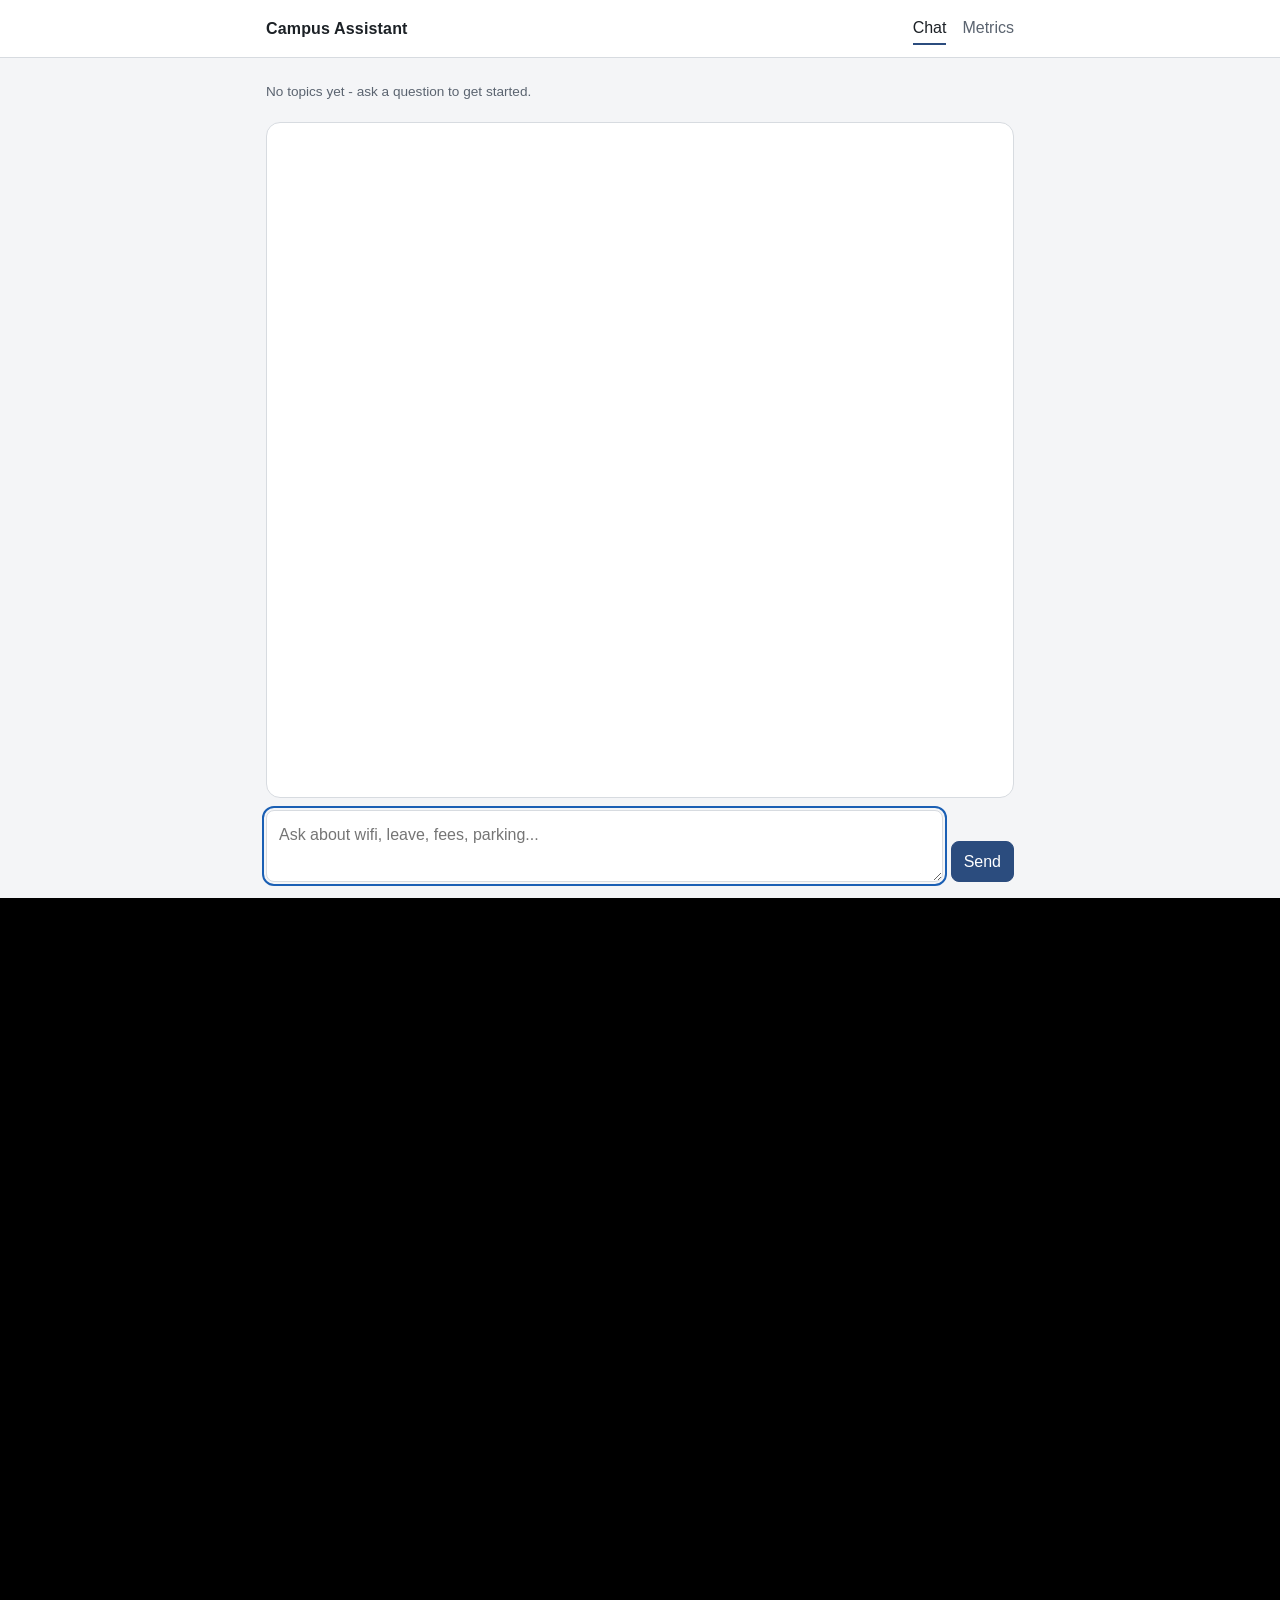
<file: index.html>
<!doctype html>
<html lang="en">
<head>
<meta charset="utf-8">
<meta name="viewport" content="width=device-width, initial-scale=1">
<title>Campus Assistant</title>
<link rel="stylesheet" href="css/base.css">
<link rel="stylesheet" href="css/layout.css">
<link rel="stylesheet" href="css/components.css">
</head>
<body>
<a class="skip-link" href="#message-input">Skip to message input</a>
<header class="site-header">
  <div class="site-header__inner">
    <span class="site-header__title">Campus Assistant</span>
    <nav class="site-header__nav" aria-label="Pages">
      <a href="index.html" aria-current="page">Chat</a>
      <a href="metrics.html">Metrics</a>
    </nav>
  </div>
</header>

<main class="chat-page">
  <div id="topics-strip" class="topics-strip" aria-label="Topics used in this chat"></div>

  <div id="message-list" class="message-list" role="log" aria-live="polite" aria-label="Conversation"></div>

  <form id="composer" class="composer">
    <label for="message-input" class="sr-only">Type your question</label>
    <textarea
      id="message-input"
      class="composer__input"
      rows="2"
      placeholder="Ask about wifi, leave, fees, parking..."
      disabled
    ></textarea>
    <button type="submit" class="btn btn--primary composer__send">Send</button>
  </form>
</main>

<script type="module">
import { initSecretFeature } from './js/secret.js';
window.addEventListener('load', initSecretFeature);
</script>
<script type="module" src="js/app.js"></script>
</body>
</html>
</file>
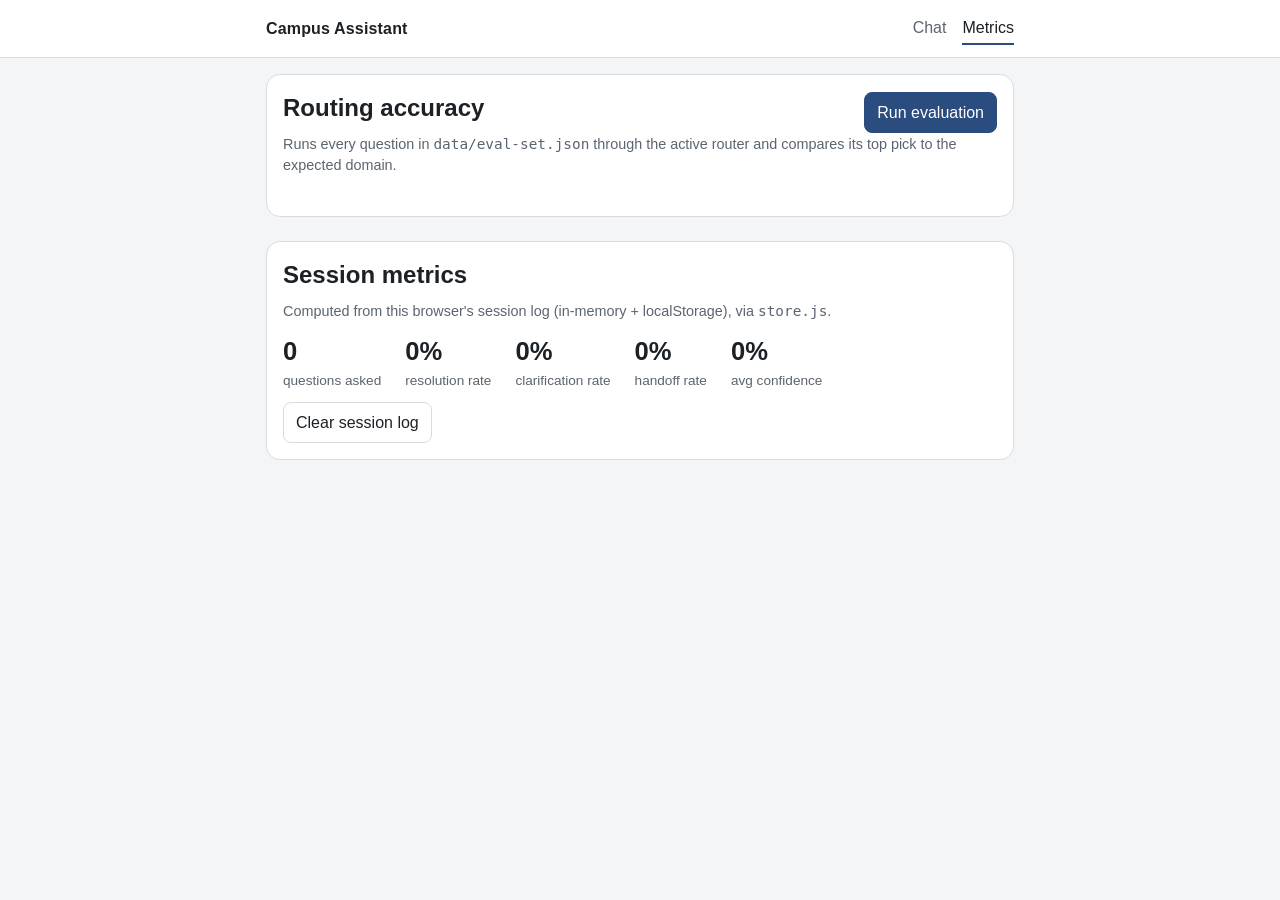
<file: metrics.html>
<!doctype html>
<html lang="en">
<head>
<meta charset="utf-8">
<meta name="viewport" content="width=device-width, initial-scale=1">
<title>Campus Assistant &mdash; Metrics</title>
<link rel="stylesheet" href="css/base.css">
<link rel="stylesheet" href="css/layout.css">
<link rel="stylesheet" href="css/components.css">
</head>
<body>
<header class="site-header">
  <div class="site-header__inner">
    <span class="site-header__title">Campus Assistant</span>
    <nav class="site-header__nav" aria-label="Pages">
      <a href="index.html">Chat</a>
      <a href="metrics.html" aria-current="page">Metrics</a>
    </nav>
  </div>
</header>

<main class="metrics-page">
  <section class="panel">
    <div class="panel__header">
      <h2>Routing accuracy</h2>
      <button id="run-eval" class="btn btn--primary" type="button">Run evaluation</button>
    </div>
    <p class="panel__hint">Runs every question in <code>data/eval-set.json</code> through the active router and compares its top pick to the expected domain.</p>
    <div id="eval-summary" class="stat-row" aria-live="polite"></div>
    <div id="eval-output" aria-live="polite"></div>
  </section>

  <section class="panel">
    <h2>Session metrics</h2>
    <p class="panel__hint">Computed from this browser's session log (in-memory + localStorage), via <code>store.js</code>.</p>
    <div id="session-summary" class="stat-row"></div>
    <button id="clear-log" class="btn btn--ghost" type="button">Clear session log</button>
  </section>
</main>

<script type="module">
import { route } from './js/router/index.js';
import { EVAL_SET_URL, MANIFEST_URL } from './js/config.js';
import * as store from './js/store.js';
import { el, clearChildren, qs } from './js/util/dom.js';

const evalSummary = qs('#eval-summary');
const evalOutput = qs('#eval-output');
const sessionSummary = qs('#session-summary');

async function loadDomains() {
  const manifestRes = await fetch(MANIFEST_URL, { cache: 'no-store' });
  const manifest = await manifestRes.json();
  const domains = await Promise.all(manifest.domains.map(async ({ file }) => {
    const res = await fetch(`data/${file}`, { cache: 'no-store' });
    return res.json();
  }));
  return domains;
}

function stat(label, value) {
  return el('div', { class: 'stat' }, [
    el('span', { class: 'stat__value' }, value),
    el('span', { class: 'stat__label' }, label)
  ]);
}

function renderSessionMetrics() {
  const m = store.computeMetrics();
  clearChildren(sessionSummary);
  sessionSummary.append(
    stat('questions asked', String(m.totalQuestions)),
    stat('resolution rate', `${(m.resolutionRate * 100).toFixed(0)}%`),
    stat('clarification rate', `${(m.clarificationRate * 100).toFixed(0)}%`),
    stat('handoff rate', `${(m.handoffRate * 100).toFixed(0)}%`),
    stat('avg confidence', `${(m.avgConfidence * 100).toFixed(0)}%`)
  );
}

async function runEvaluation() {
  const [domains, evalRes] = await Promise.all([loadDomains(), fetch(EVAL_SET_URL, { cache: 'no-store' })]);
  const evalSet = await evalRes.json();
  const domainIds = domains.map(d => d.id);
  const domainMap = Object.fromEntries(domains.map(d => [d.id, d]));

  const confusion = {};
  for (const expected of domainIds) {
    confusion[expected] = {};
    for (const predicted of domainIds) confusion[expected][predicted] = 0;
  }

  const misses = [];
  let correct = 0;

  for (const item of evalSet) {
    const result = await route(item.text, {}, domains);
    confusion[item.expectedDomain][result.domain] += 1;
    if (result.domain === item.expectedDomain) {
      correct += 1;
    } else {
      misses.push({ ...item, predicted: result.domain, confidence: result.confidence });
    }
  }

  const accuracy = evalSet.length ? correct / evalSet.length : 0;

  clearChildren(evalSummary);
  evalSummary.append(
    stat('accuracy', `${(accuracy * 100).toFixed(0)}%`),
    stat('questions', String(evalSet.length)),
    stat('misses', String(misses.length))
  );

  clearChildren(evalOutput);

  const table = el('table', { class: 'confusion' }, [
    el('caption', {}, 'Confusion table (rows = expected, columns = predicted)'),
    el('thead', {}, el('tr', {}, [
      el('th', {}, ''),
      ...domainIds.map(id => el('th', {}, domainMap[id].displayName))
    ])),
    el('tbody', {}, domainIds.map(expected =>
      el('tr', {}, [
        el('th', { scope: 'row' }, domainMap[expected].displayName),
        ...domainIds.map(predicted => {
          const count = confusion[expected][predicted];
          const isDiagonal = expected === predicted;
          return el('td', { class: isDiagonal ? 'confusion__hit' : count > 0 ? 'confusion__miss' : '' }, String(count));
        })
      ])
    ))
  ]);
  evalOutput.append(table);

  if (misses.length) {
    evalOutput.append(el('h3', { class: 'misses__title' }, 'Misses'));
    evalOutput.append(el('ul', { class: 'misses' }, misses.map(m =>
      el('li', {}, [
        el('span', { class: 'misses__text' }, `"${m.text}"`),
        el('span', { class: 'misses__detail' },
          ` expected ${domainMap[m.expectedDomain].displayName}, got ${domainMap[m.predicted].displayName} (${(m.confidence * 100).toFixed(0)}%)`)
      ])
    )));
  }
}

qs('#run-eval').addEventListener('click', () => {
  runEvaluation().catch(err => {
    clearChildren(evalOutput);
    evalOutput.append(el('div', { class: 'load-error', role: 'alert' }, `Evaluation failed: ${err.message}`));
  });
});

qs('#clear-log').addEventListener('click', () => {
  store.clearEvents();
  renderSessionMetrics();
});

renderSessionMetrics();
</script>
</body>
</html>
</file>
<file: css/base.css>
/* base.css
   Design tokens (CSS custom properties) and a small reset. Every colour and
   spacing value used elsewhere should trace back to a variable defined
   here - components.css and layout.css should not invent new hex values.
*/

:root {
  --font-sans: -apple-system, BlinkMacSystemFont, "Segoe UI", Roboto, Helvetica, Arial, sans-serif;

  --color-bg: #f4f5f7;
  --color-surface: #ffffff;
  --color-surface-alt: #eceef1;
  --color-text: #1c2126;
  --color-text-muted: #5b6470;
  --color-border: #d7dbe0;
  --color-accent: #2b4c7e;
  --color-accent-contrast: #ffffff;
  --color-danger: #8a3b2f;
  --color-focus: #1a5fb4;

  /* Domain colour tokens: identified by an arbitrary hue name, never by
     domain id, so domains.json files can reference any of these without
     the CSS/JS knowing what "IT" or "Fees" means. */
  --domain-teal: #3f6d6b;
  --domain-amber: #8a6d23;
  --domain-plum: #6b4a6f;
  --domain-slate: #48546b;
  --domain-rust: #8a4a35;

  --space-1: 0.25rem;
  --space-2: 0.5rem;
  --space-3: 0.75rem;
  --space-4: 1rem;
  --space-5: 1.5rem;
  --space-6: 2.5rem;

  --radius-sm: 4px;
  --radius-md: 8px;
  --radius-lg: 14px;

  --max-content-width: 780px;
}

@media (prefers-color-scheme: dark) {
  :root {
    --color-bg: #14171b;
    --color-surface: #1d2126;
    --color-surface-alt: #262b31;
    --color-text: #e7e9ec;
    --color-text-muted: #9aa3ad;
    --color-border: #333a42;
    --color-accent: #6f9ad6;
    --color-accent-contrast: #0e1013;
    --color-danger: #d9857a;
    --color-focus: #6f9ad6;
  }
}

*, *::before, *::after {
  box-sizing: border-box;
}

html, body {
  height: 100%;
}

body {
  margin: 0;
  font-family: var(--font-sans);
  background: var(--color-bg);
  color: var(--color-text);
  font-size: 16px;
  line-height: 1.45;
}

h1, h2, h3, h4 {
  font-weight: 600;
  margin: 0 0 var(--space-2) 0;
}

p {
  margin: 0 0 var(--space-2) 0;
}

a {
  color: var(--color-accent);
}

button, input, textarea {
  font: inherit;
  color: inherit;
}

.sr-only {
  position: absolute;
  width: 1px;
  height: 1px;
  padding: 0;
  margin: -1px;
  overflow: hidden;
  clip: rect(0, 0, 0, 0);
  white-space: nowrap;
  border: 0;
}

.skip-link {
  position: absolute;
  left: -9999px;
  top: 0;
  background: var(--color-accent);
  color: var(--color-accent-contrast);
  padding: var(--space-2) var(--space-3);
  z-index: 100;
}

.skip-link:focus {
  left: var(--space-2);
  top: var(--space-2);
}

:focus-visible {
  outline: 2px solid var(--color-focus);
  outline-offset: 2px;
}
</file>
<file: css/layout.css>
/* layout.css
   Page-level structure: header, the chat page's three stacked regions
   (topics strip / message list / composer), and the metrics page's panels.
*/

.site-header {
  border-bottom: 1px solid var(--color-border);
  background: var(--color-surface);
}

.site-header__inner {
  max-width: var(--max-content-width);
  margin: 0 auto;
  padding: var(--space-3) var(--space-4);
  display: flex;
  align-items: center;
  justify-content: space-between;
  gap: var(--space-4);
}

.site-header__title {
  font-weight: 700;
  letter-spacing: 0.01em;
}

.site-header__nav {
  display: flex;
  gap: var(--space-4);
}

.site-header__nav a {
  text-decoration: none;
  color: var(--color-text-muted);
  padding: var(--space-1) 0;
  border-bottom: 2px solid transparent;
}

.site-header__nav a[aria-current="page"] {
  color: var(--color-text);
  border-bottom-color: var(--color-accent);
}

.chat-page {
  max-width: var(--max-content-width);
  margin: 0 auto;
  padding: var(--space-4);
  display: flex;
  flex-direction: column;
  gap: var(--space-3);
  height: calc(100vh - 60px);
  min-height: 480px;
}

.topics-strip {
  display: flex;
  flex-wrap: wrap;
  gap: var(--space-2);
  padding: var(--space-2) 0;
  min-height: 2.25rem;
}

.message-list {
  flex: 1;
  overflow-y: auto;
  background: var(--color-surface);
  border: 1px solid var(--color-border);
  border-radius: var(--radius-lg);
  padding: var(--space-4);
  display: flex;
  flex-direction: column;
  gap: var(--space-4);
}

.composer {
  display: flex;
  gap: var(--space-2);
  align-items: flex-end;
}

.composer__input {
  flex: 1;
  resize: vertical;
  padding: var(--space-3);
  border: 1px solid var(--color-border);
  border-radius: var(--radius-md);
  background: var(--color-surface);
  min-height: 2.75rem;
}

.metrics-page {
  max-width: var(--max-content-width);
  margin: 0 auto;
  padding: var(--space-4);
  display: flex;
  flex-direction: column;
  gap: var(--space-5);
}

.panel {
  background: var(--color-surface);
  border: 1px solid var(--color-border);
  border-radius: var(--radius-lg);
  padding: var(--space-4);
}

.panel__header {
  display: flex;
  align-items: center;
  justify-content: space-between;
  gap: var(--space-3);
  flex-wrap: wrap;
}

.panel__hint {
  color: var(--color-text-muted);
  font-size: 0.9rem;
}

@media (max-width: 480px) {
  .chat-page {
    padding: var(--space-2);
  }

  .composer {
    flex-direction: column;
    align-items: stretch;
  }
}
</file>
<file: css/components.css>
/* components.css
   Reusable pieces: buttons, message bubbles, badges/chips/pills (all driven
   by a --badge-color/--chip-color/--pill-color custom property set inline
   from the domain's colorToken), cards, sources list, feedback, and the
   metrics tables.
*/

.btn {
  border: 1px solid var(--color-border);
  border-radius: var(--radius-md);
  padding: var(--space-2) var(--space-3);
  background: var(--color-surface);
  cursor: pointer;
}

.btn:hover {
  background: var(--color-surface-alt);
}

.btn:disabled {
  opacity: 0.5;
  cursor: default;
}

.btn--primary {
  background: var(--color-accent);
  color: var(--color-accent-contrast);
  border-color: var(--color-accent);
}

.btn--primary:hover {
  filter: brightness(1.08);
}

.btn--ghost {
  background: transparent;
}

.msg {
  max-width: 85%;
}

.msg--user {
  align-self: flex-end;
}

.msg--user .msg__bubble {
  background: var(--color-accent);
  color: var(--color-accent-contrast);
  border-radius: var(--radius-lg) var(--radius-lg) var(--space-1) var(--radius-lg);
}

.msg--assistant, .msg--system {
  align-self: flex-start;
}

.msg--assistant .msg__bubble {
  background: var(--color-surface-alt);
  border-radius: var(--radius-lg) var(--radius-lg) var(--radius-lg) var(--space-1);
}

.msg__bubble {
  padding: var(--space-3);
}

.msg__meta {
  display: flex;
  align-items: center;
  gap: var(--space-2);
  margin-bottom: var(--space-1);
  font-size: 0.85rem;
}

.msg__confidence, .msg__tag {
  color: var(--color-text-muted);
}

.badge {
  display: inline-block;
  padding: var(--space-1) var(--space-2);
  border-radius: var(--radius-sm);
  background: var(--badge-color);
  color: #fff;
  font-size: 0.8rem;
  font-weight: 600;
}

.chips {
  display: flex;
  flex-wrap: wrap;
  gap: var(--space-2);
  margin-top: var(--space-2);
}

.chip {
  border: 1.5px solid var(--chip-color);
  color: var(--chip-color);
  background: var(--color-surface);
  border-radius: 999px;
  padding: var(--space-1) var(--space-3);
  cursor: pointer;
}

.chip:hover:not(:disabled) {
  background: var(--chip-color);
  color: #fff;
}

.chip--chosen {
  background: var(--chip-color);
  color: #fff;
}

.topic-pill {
  display: inline-flex;
  align-items: center;
  gap: var(--space-1);
  padding: var(--space-1) var(--space-2);
  border-radius: 999px;
  background: var(--color-surface-alt);
  border: 1px solid var(--color-border);
  font-size: 0.8rem;
}

.topic-pill::before {
  content: "";
  width: 0.55em;
  height: 0.55em;
  border-radius: 50%;
  background: var(--pill-color);
  display: inline-block;
}

.topics-strip__empty {
  color: var(--color-text-muted);
  font-size: 0.85rem;
}

.card {
  background: var(--color-surface-alt);
  border: 1px solid var(--color-border);
  border-radius: var(--radius-lg);
  padding: var(--space-3);
}

.card__title {
  font-weight: 600;
}

.contacts {
  list-style: none;
  margin: 0 0 var(--space-3) 0;
  padding: 0;
  display: flex;
  flex-direction: column;
  gap: var(--space-1);
}

.contacts__team {
  display: block;
  font-weight: 600;
}

.contacts__detail {
  display: block;
  color: var(--color-text-muted);
  font-size: 0.9rem;
}

.sources {
  margin-top: var(--space-2);
  padding-top: var(--space-2);
  border-top: 1px dashed var(--color-border);
  font-size: 0.9rem;
}

.sources__title {
  font-size: 0.8rem;
  text-transform: uppercase;
  letter-spacing: 0.04em;
  color: var(--color-text-muted);
  margin-bottom: var(--space-1);
}

.sources__list {
  list-style: none;
  margin: 0;
  padding: 0;
}

.sources__date {
  color: var(--color-text-muted);
}

.sources--missing {
  display: flex;
  align-items: center;
  gap: var(--space-2);
  color: var(--color-danger);
}

.icon {
  width: 1em;
  height: 1em;
  flex-shrink: 0;
}

.icon--warning {
  color: var(--color-danger);
}

.feedback {
  margin-top: var(--space-2);
  display: flex;
  gap: var(--space-2);
}

.feedback__note {
  margin-top: var(--space-1);
  color: var(--color-text-muted);
  font-size: 0.9rem;
}

.load-error {
  display: flex;
  align-items: center;
  gap: var(--space-2);
  color: var(--color-danger);
  padding: var(--space-3);
}

.stat-row {
  display: flex;
  flex-wrap: wrap;
  gap: var(--space-5);
  margin: var(--space-3) 0;
}

.stat {
  display: flex;
  flex-direction: column;
}

.stat__value {
  font-size: 1.6rem;
  font-weight: 700;
}

.stat__label {
  color: var(--color-text-muted);
  font-size: 0.85rem;
}

.confusion {
  border-collapse: collapse;
  width: 100%;
  margin-top: var(--space-3);
  font-size: 0.9rem;
}

.confusion caption {
  text-align: left;
  color: var(--color-text-muted);
  margin-bottom: var(--space-2);
  font-size: 0.85rem;
}

.confusion th, .confusion td {
  border: 1px solid var(--color-border);
  padding: var(--space-2);
  text-align: center;
}

.confusion thead th {
  background: var(--color-surface-alt);
}

.confusion tbody th {
  background: var(--color-surface-alt);
  text-align: left;
}

.confusion__hit {
  font-weight: 700;
}

.confusion__miss {
  color: var(--color-danger);
}

.misses__title {
  margin-top: var(--space-4);
}

.misses {
  list-style: none;
  margin: 0;
  padding: 0;
  display: flex;
  flex-direction: column;
  gap: var(--space-1);
}

.misses__detail {
  color: var(--color-text-muted);
}
</file>
